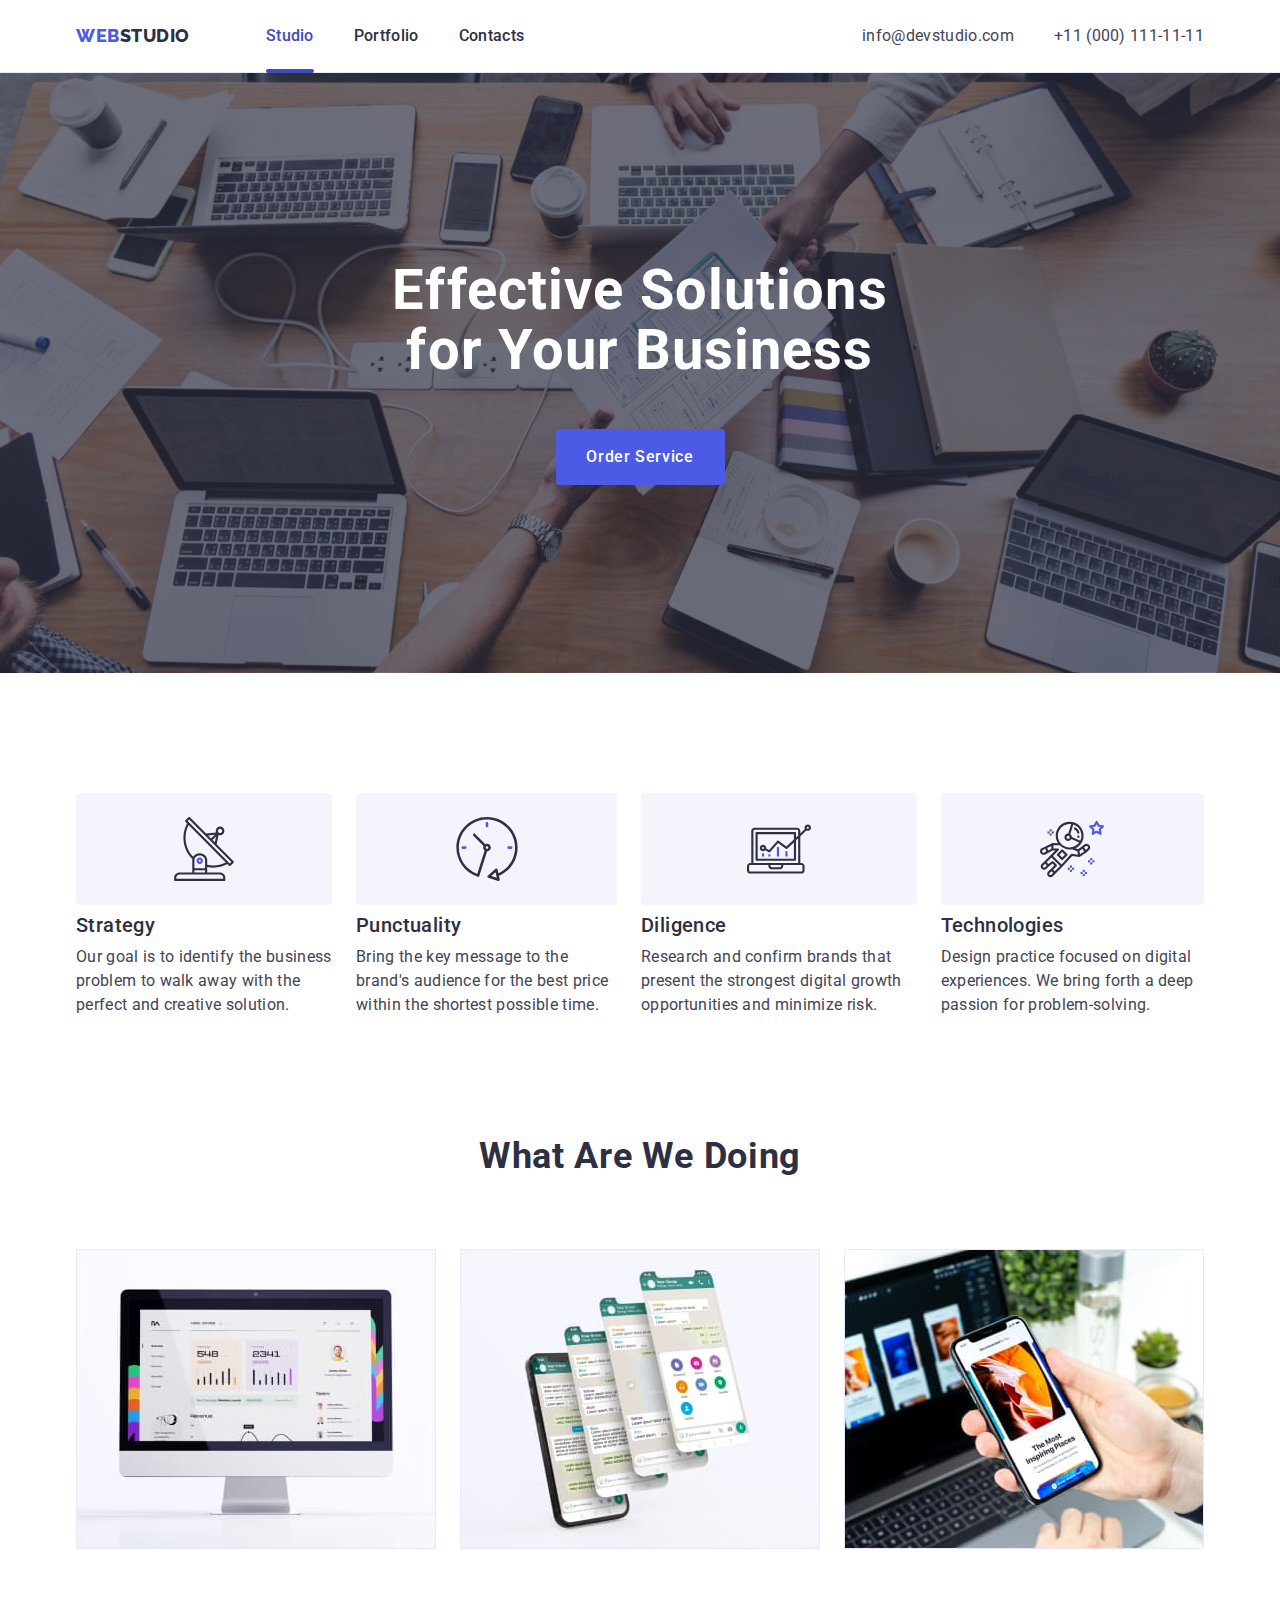
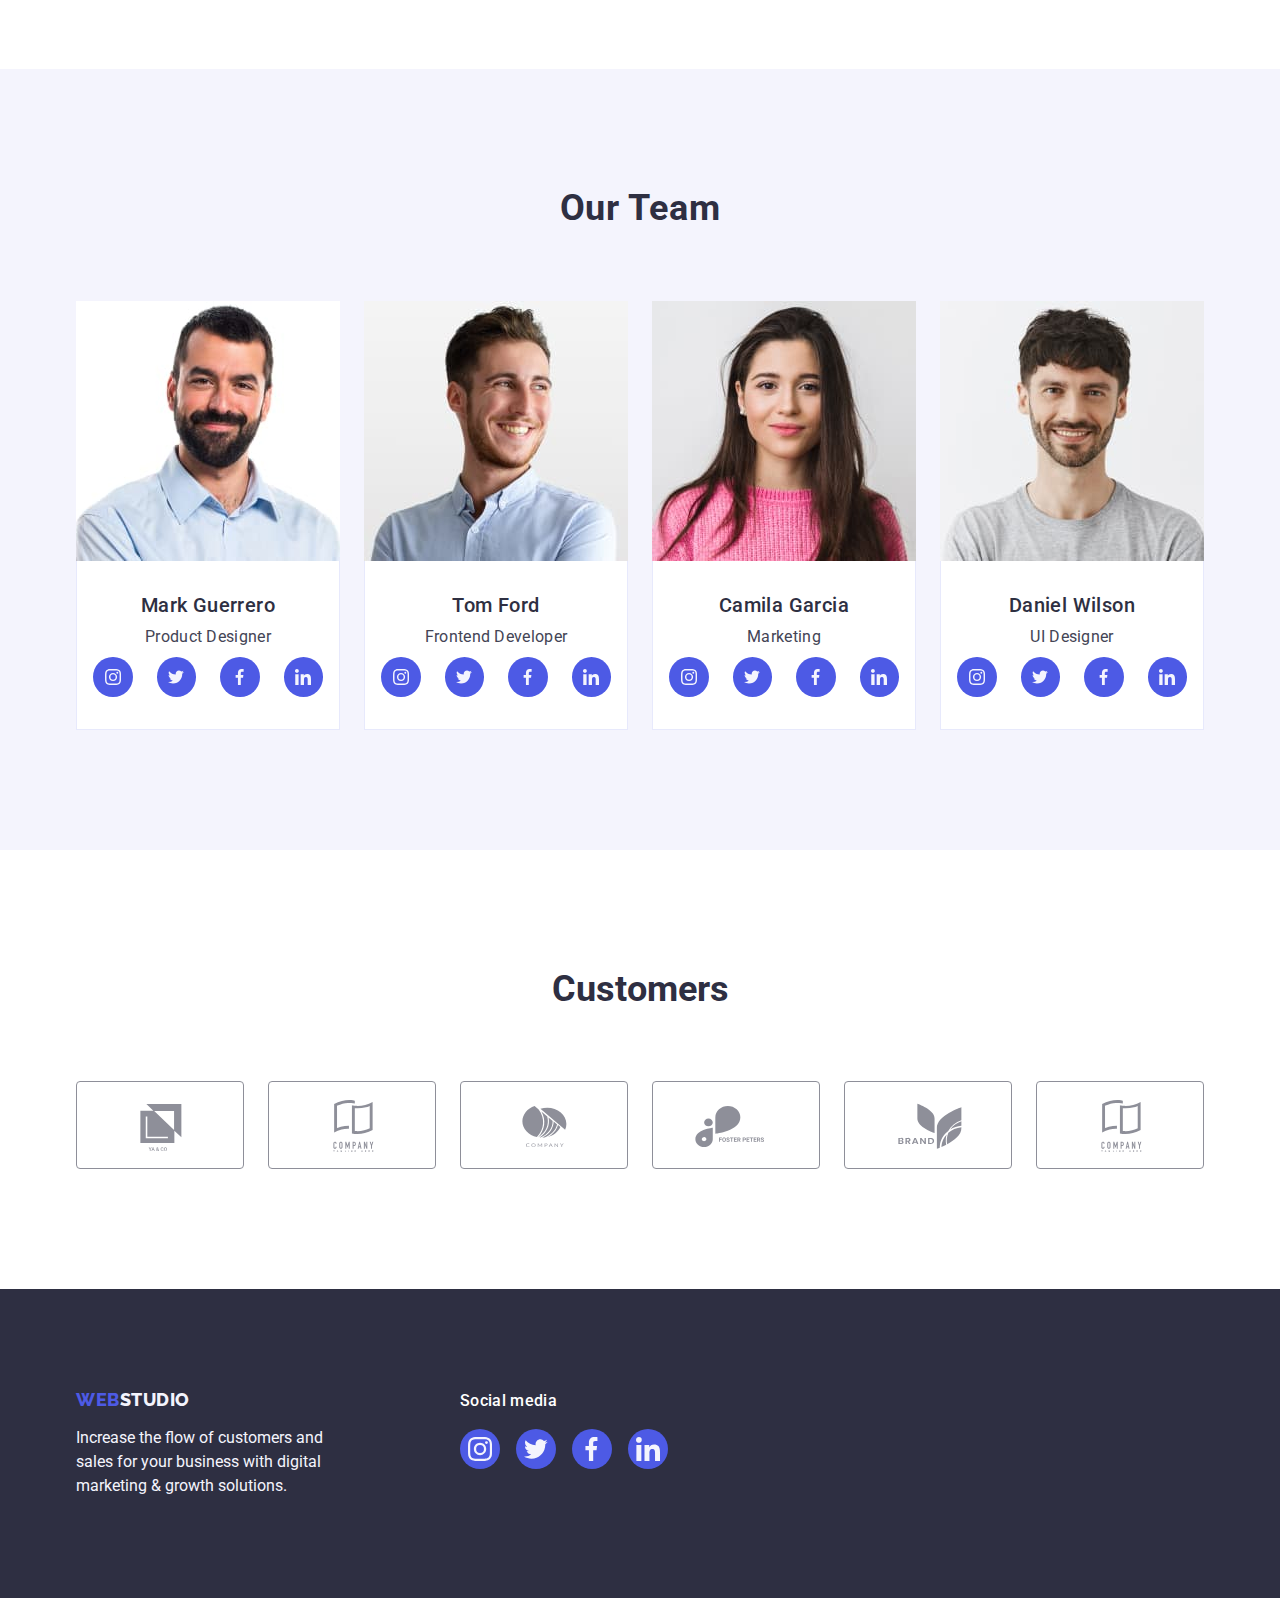
<file: index.html>
<!DOCTYPE html>
<html lang="en">
  <head>
    <meta charset="UTF-8" />
    <meta http-equiv="X-UA-Compatible" content="IE=edge" />
    <meta name="viewport" content="width=device-width, initial-scale=1.0" />
    <title>WebStudio</title>
    <link rel="preconnect" href="https://fonts.googleapis.com" />
    <link rel="preconnect" href="https://fonts.gstatic.com" crossorigin />
    <link
      href="https://fonts.googleapis.com/css2?family=Raleway:wght@800&family=Roboto:wght@400;500;700;900&display=swap"
      rel="stylesheet"
    />
    <link
      rel="stylesheet"
      href="https://cdnjs.cloudflare.com/ajax/libs/modern-normalize/1.0.0/modern-normalize.min.css"
    />
    <link rel="stylesheet" href="./css/styles.css" />
  </head>
  <body>
    <!-- header -->
    <header class="page-header">
      <div class="container">
        <nav class="page-nav">
          <a class="header-logo link" href="./index.html"
            >Web<span class="header-web-logo">Studio</span></a
          >
          <ul class="menu list">
            <li class="menu-item">
              <a class="menu-link link current" href="./index.html">Studio</a>
            </li>
            <li class="menu-item">
              <a class="menu-link link" href="./portfolio.html">Portfolio</a>
            </li>
            <li class="menu-item">
              <a class="menu-link link" href="">Contacts</a>
            </li>
          </ul>
        </nav>
        <address class="address">
          <ul class="address-list list">
            <li class="address-item">
              <a class="contact link" href="mailto:info@devstudio.com"
                >info@devstudio.com</a
              >
            </li>
            <li class="address-item">
              <a class="contact link" href="tel:+110001111111"
                >+11 (000) 111-11-11</a
              >
            </li>
          </ul>
        </address>
      </div>
    </header>
    <main>
      <!-- Hero -->
      <section class="hero section centered">
        <div class="container">
          <h1 class="hero-title centered">
            Effective Solutions for Your Business
          </h1>
          <button class="hero-btn centered" data-modal-open type="button">
            Order Service
          </button>
        </div>
      </section>
      <!--Features -->
      <section class="section">
        <div class="container">
          <h2 class="features visually-hidden">Features</h2>
          <ul class="features-list list">
            <li class="features-item">
              <div class="icon-box">
                <svg class="features-icon" width="64" height="64">
                  <use href="./images/icons.svg#icon-antenna"></use>
                </svg>
              </div>
              <h3 class="features-name">Strategy</h3>
              <p class="features-text">
                Our goal is to identify the business problem to walk away with
                the perfect and creative solution.
              </p>
            </li>
            <li class="features-item">
              <div class="icon-box">
                <svg class="features-icon" width="64" height="64">
                  <use href="./images/icons.svg#icon-clock"></use>
                </svg>
              </div>
              <h3 class="features-name">Punctuality</h3>
              <p class="features-text">
                Bring the key message to the brand's audience for the best price
                within the shortest possible time.
              </p>
            </li>
            <li class="features-item">
              <div class="icon-box">
                <svg class="features-icon" width="64" height="64">
                  <use href="./images/icons.svg#icon-diagram"></use>
                </svg>
              </div>
              <h3 class="features-name">Diligence</h3>
              <p class="features-text">
                Research and confirm brands that present the strongest digital
                growth opportunities and minimize risk.
              </p>
            </li>
            <li class="features-item">
              <div class="icon-box">
                <svg class="features-icon" width="64" height="64">
                  <use href="./images/icons.svg#icon-astronaut"></use>
                </svg>
              </div>
              <h3 class="features-name">Technologies</h3>
              <p class="features-text">
                Design practice focused on digital experiences. We bring forth a
                deep passion for problem-solving.
              </p>
            </li>
          </ul>
        </div>
      </section>
      <!-- Work options -->
      <section class="work section">
        <div class="container">
          <h2 class="option-name">What are we doing</h2>
          <ul class="options-list list">
            <li class="option-item">
              <img
                src="./images/desctop.jpg"
                alt="Monitor"
                width="360"
                height="300"
              />
            </li>
            <li class="option-item">
              <img
                src="./images/programs.jpg"
                alt="Desctop"
                width="360"
                height="300"
              />
            </li>
            <li class="option-item">
              <img
                src="./images/phone.jpg"
                alt="Phone"
                width="360"
                height="300"
              />
            </li>
          </ul>
        </div>
      </section>
      <!-- Team -->
      <section class="team section">
        <div class="container">
          <h2 class="team-title">Our Team</h2>
          <ul class="team-list list">
            <li class="team-item">
              <img
                src="./images/team/mark.jpg"
                alt="Photo Mark Guerrero"
                width="264"
                height="260"
              />
              <div class="info">
                <h3 class="surename">Mark Guerrero</h3>
                <p class="team-text">Product Designer</p>
                <ul class="social-link-list list">
                  <li class="social-link-item item">
                    <a class="link" href="">
                      <svg class="social-link" width="16" height="16">
                        <use href="./images/icons.svg#icon-instagram"></use>
                      </svg>
                    </a>
                  </li>
                  <li class="social-link-item item">
                    <a class="link" href="">
                      <svg class="social-link" width="16" height="16">
                        <use href="./images/icons.svg#icon-twitter"></use>
                      </svg>
                    </a>
                  </li>
                  <li class="social-link-item item">
                    <a class="link" href="">
                      <svg class="social-link" width="16" height="16">
                        <use href="./images/icons.svg#icon-facebook"></use>
                      </svg>
                    </a>
                  </li>
                  <li class="social-link-item item">
                    <a class="link" href="">
                      <svg class="social-link" width="16" height="16">
                        <use href="./images/icons.svg#icon-linkedin"></use>
                      </svg>
                    </a>
                  </li>
                </ul>
              </div>
            </li>
            <li class="team-item">
              <img
                src="./images/team/tom.jpg"
                alt="Photo Tom Ford"
                width="264"
                height="260"
              />

              <div class="info">
                <h3 class="surename">Tom Ford</h3>
                <p class="team-text">Frontend Developer</p>
                <ul class="social-link-list list">
                  <li class="social-link-item item">
                    <a class="link" href="">
                      <svg class="social-link" width="16" height="16">
                        <use href="./images/icons.svg#icon-instagram"></use>
                      </svg>
                    </a>
                  </li>
                  <li class="social-link-item item">
                    <a class="link" href="">
                      <svg class="social-link" width="16" height="16">
                        <use href="./images/icons.svg#icon-twitter"></use>
                      </svg>
                    </a>
                  </li>
                  <li class="social-link-item item">
                    <a class="link" href="">
                      <svg class="social-link" width="16" height="16">
                        <use href="./images/icons.svg#icon-facebook"></use>
                      </svg>
                    </a>
                  </li>
                  <li class="social-link-item item">
                    <a class="link" href="">
                      <svg class="social-link" width="16" height="16">
                        <use href="./images/icons.svg#icon-linkedin"></use>
                      </svg>
                    </a>
                  </li>
                </ul>
              </div>
            </li>
            <li class="team-item">
              <img
                src="./images/team/camila.jpg"
                alt="Photo Camila Garcia"
                width="264"
                height="260"
              />

              <div class="info">
                <h3 class="surename">Camila Garcia</h3>
                <p class="team-text">Marketing</p>
                <ul class="social-link-list list">
                  <li class="social-link-item item">
                    <a class="link" href="">
                      <svg class="social-link" width="16" height="16">
                        <use href="./images/icons.svg#icon-instagram"></use>
                      </svg>
                    </a>
                  </li>
                  <li class="social-link-item item">
                    <a class="link" href="">
                      <svg class="social-link" width="16" height="16">
                        <use href="./images/icons.svg#icon-twitter"></use>
                      </svg>
                    </a>
                  </li>
                  <li class="social-link-item item">
                    <a class="link" href="">
                      <svg class="social-link" width="16" height="16">
                        <use href="./images/icons.svg#icon-facebook"></use>
                      </svg>
                    </a>
                  </li>
                  <li class="social-link-item item">
                    <a class="link" href="">
                      <svg class="social-link" width="16" height="16">
                        <use href="./images/icons.svg#icon-linkedin"></use>
                      </svg>
                    </a>
                  </li>
                </ul>
              </div>
            </li>
            <li class="team-item">
              <img
                src="./images/team/deniel.jpg"
                alt="Photo Daniel Wilson"
                width="264"
                height="260"
              />

              <div class="info">
                <h3 class="surename">Daniel Wilson</h3>
                <p class="team-text">UI Designer</p>
                <ul class="social-link-list list">
                  <li class="social-link-item item">
                    <a class="link" href="">
                      <svg class="social-link" width="16" height="16">
                        <use href="./images/icons.svg#icon-instagram"></use>
                      </svg>
                    </a>
                  </li>
                  <li class="social-link-item item">
                    <a class="link" href="">
                      <svg class="social-link" width="16" height="16">
                        <use href="./images/icons.svg#icon-twitter"></use>
                      </svg>
                    </a>
                  </li>
                  <li class="social-link-item item">
                    <a class="link" href="">
                      <svg class="social-link" width="16" height="16">
                        <use href="./images/icons.svg#icon-facebook"></use>
                      </svg>
                    </a>
                  </li>
                  <li class="social-link-item item">
                    <a class="link" href="">
                      <svg class="social-link" width="16" height="16">
                        <use href="./images/icons.svg#icon-linkedin"></use>
                      </svg>
                    </a>
                  </li>
                </ul>
              </div>
            </li>
          </ul>
        </div>
      </section>
      <!-- Customers -->
      <section class="customers section">
        <div class="container">
          <h2 class="customers-title">Customers</h2>
          <ul class="customers-list list">
            <li class="customers-item item">
              <a class="customers-link link" href="">
                <svg class="customers-icon" width="104" height="56">
                  <use href="./images/icons.svg#icon-ya-co"></use>
                </svg>
              </a>
            </li>
            <li class="customers-item item">
              <a class="customers-link link" href="">
                <svg class="customers-icon" width="104" height="56">
                  <use href="./images/icons.svg#icon-company-tagline"></use>
                </svg>
              </a>
            </li>
            <li class="customers-item item">
              <a class="customers-link link" href="">
                <svg class="customers-icon" width="104" height="56">
                  <use href="./images/icons.svg#icon-company"></use>
                </svg>
              </a>
            </li>
            <li class="customers-item item">
              <a class="customers-link link" href="">
                <svg class="customers-icon" width="104" height="56">
                  <use href="./images/icons.svg#icon-foster-peters"></use>
                </svg>
              </a>
            </li>
            <li class="customers-item item">
              <a class="customers-link link" href="">
                <svg class="customers-icon" width="104" height="56">
                  <use href="./images/icons.svg#icon-brand"></use>
                </svg>
              </a>
            </li>
            <li class="customers-item item">
              <a class="customers-link link" href="">
                <svg class="customers-icon" width="104" height="56">
                  <use href="./images/icons.svg#icon-company-tagline"></use>
                </svg>
              </a>
            </li>
          </ul>
        </div>
      </section>
    </main>
    <!-- Footer -->
    <footer class="footer">
      <div class="container">
        <div class="footer-box">
          <a href="./index.html" class="footer-logo link"
            >Web<span class="footer-web-logo">Studio</span></a
          >
          <p class="footer-text">
            Increase the flow of customers and <br />
            sales for your business with digital <br />
            marketing & growth solutions.
          </p>
        </div>
        <div class="social-media">
          <p class="social-media-text">Social media</p>
          <ul class="social-link-list footer-link list">
            <li class="social-link-item footer-link-item item">
              <a class="link" href="">
                <svg class="social-link" width="24" height="24">
                  <use href="./images/icons.svg#icon-instagram"></use>
                </svg>
              </a>
            </li>
            <li class="social-link-item footer-link-item item">
              <a class="link" href="">
                <svg class="social-link" width="24" height="24">
                  <use href="./images/icons.svg#icon-twitter"></use>
                </svg>
              </a>
            </li>
            <li class="social-link-item footer-link-item item">
              <a class="link" href="">
                <svg class="social-link" width="24" height="24">
                  <use href="./images/icons.svg#icon-facebook"></use>
                </svg>
              </a>
            </li>
            <li class="social-link-item footer-link-item item">
              <a class="link" href="">
                <svg class="social-link" width="24" height="24">
                  <use href="./images/icons.svg#icon-linkedin"></use>
                </svg>
              </a>
            </li>
          </ul>
        </div>
      </div>
    </footer>
    <div class="backdrop is-hidden" data-modal>
      <div class="modal">
        <button class="modal-close-btn" data-modal-close type="button">
          <svg class="close-btn" width="8" height="8">
            <use href="./images/icons.svg#icon-close-black-18dp"></use>
          </svg>
        </button>
      </div>
    </div>
    <script src="./js/modal.js"></script>
  </body>
</html>
</file>
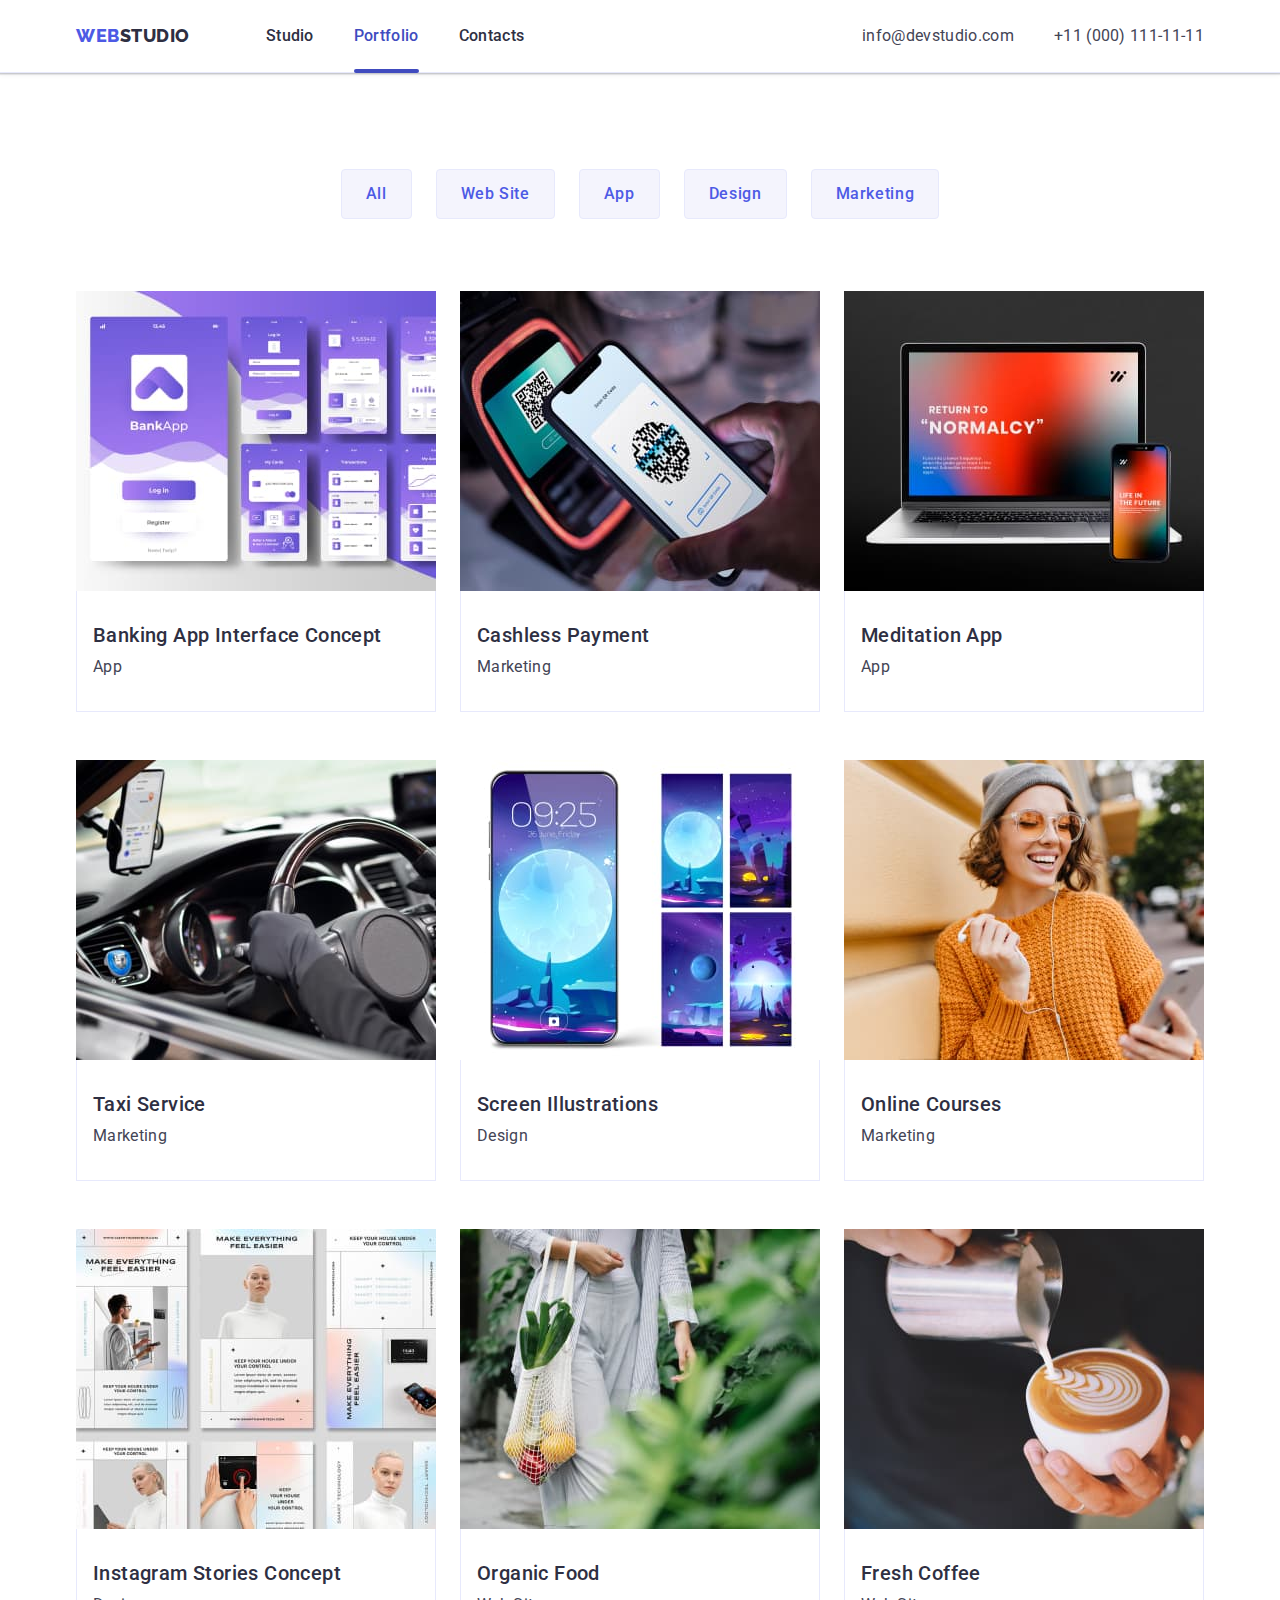
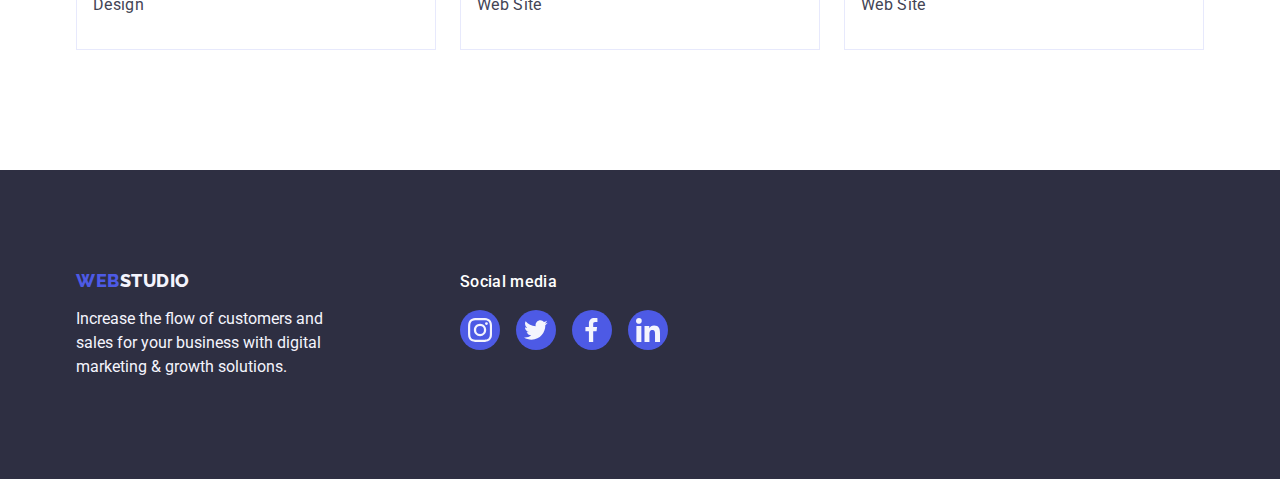
<file: portfolio.html>
<!DOCTYPE html>
<html lang="en">
  <head>
    <meta charset="UTF-8" />
    <meta http-equiv="X-UA-Compatible" content="IE=edge" />
    <meta name="viewport" content="width=device-width, initial-scale=1.0" />
    <title>Portfolio</title>
    <link rel="preconnect" href="https://fonts.googleapis.com" />
    <link rel="preconnect" href="https://fonts.gstatic.com" crossorigin />
    <link
      href="https://fonts.googleapis.com/css2?family=Raleway:wght@800&family=Roboto:wght@400;500;700;900&display=swap"
      rel="stylesheet"
    />
    <link
      rel="stylesheet"
      href="https://cdnjs.cloudflare.com/ajax/libs/modern-normalize/1.0.0/modern-normalize.min.css"
    />
    <link rel="stylesheet" href="./css/styles.css" />
  </head>
  <body>
    <header class="page-header">
      <div class="container">
        <nav class="page-nav">
          <a class="header-logo link" href="./index.html"
            >Web<span class="header-web-logo">Studio</span></a
          >
          <ul class="menu list">
            <li class="menu-item">
              <a class="menu-link link" href="./index.html">Studio</a>
            </li>
            <li class="menu-item">
              <a class="menu-link link current" href="./portfolio.html"
                >Portfolio</a
              >
            </li>
            <li class="menu-item">
              <a class="menu-link link" href="">Contacts</a>
            </li>
          </ul>
        </nav>
        <address class="address">
          <ul class="address-list list">
            <li class="address-item">
              <a class="contact link" href="mailto:info@devstudio.com"
                >info@devstudio.com</a
              >
            </li>
            <li class="address-item">
              <a class="contact link" href="tel:+110001111111"
                >+11 (000) 111-11-11</a
              >
            </li>
          </ul>
        </address>
      </div>
    </header>
    <main>
      <!--Filters -->
      <section class="filters section">
        <div class="container">
          <h1 class="visually-hidden">Filters</h1>
          <ul class="btn-filters-list list">
            <li class="btn-filters-item">
              <button class="filters-btn" type="button">All</button>
            </li>
            <li class="btn-filters-item">
              <button class="filters-btn" type="button">Web Site</button>
            </li>
            <li class="btn-filters-item">
              <button class="filters-btn" type="button">App</button>
            </li>
            <li class="btn-filters-item">
              <button class="filters-btn" type="button">Design</button>
            </li>
            <li class="btn-filters-item">
              <button class="filters-btn" type="button">Marketing</button>
            </li>
          </ul>
          <ul class="filters-list list">
            <li class="filters-item">
              <a class="link" href="">
                <div class="box-img">
                  <div class="overflow-box">
                    <p class="overflow-text">
                      14 Stylish and User-Friendly App Design Concepts · Task
                      Manager App · Calorie Tracker App · Exotic Fruit Ecommerce
                      App · Cloud Storage App
                    </p>
                  </div>
                  <img
                    class="filters-img"
                    src="./images/banking-app.jpg"
                    alt="Banking App"
                    width="360"
                    height="300"
                  />
                </div>
                <div class="info">
                  <h2 class="filters-text">Banking App Interface Concept</h2>
                  <p class="filters-name">App</p>
                </div>
              </a>
            </li>
            <li class="filters-item">
              <a class="link" href="">
                <div class="box-img">
                  <img
                    class="filters-img"
                    src="./images/cashless-payment.jpg"
                    alt="Cashless Payment"
                    width="360"
                    height="300"
                  />
                  <div class="overflow-box">
                    <p class="overflow-text">
                      14 Stylish and User-Friendly App Design Concepts · Task
                      Manager App · Calorie Tracker App · Exotic Fruit Ecommerce
                      App · Cloud Storage App
                    </p>
                  </div>
                </div>

                <div class="info">
                  <h2 class="filters-text">Cashless Payment</h2>
                  <p class="filters-name">Marketing</p>
                </div>
              </a>
            </li>
            <li class="filters-item">
              <a class="link" href="">
                <div class="box-img">
                  <img
                    class="filters-img"
                    src="./images/meditation-app.jpg"
                    alt="Meditation App"
                    width="360"
                    height="300"
                  />
                  <div class="overflow-box">
                    <p class="overflow-text">
                      14 Stylish and User-Friendly App Design Concepts · Task
                      Manager App · Calorie Tracker App · Exotic Fruit Ecommerce
                      App · Cloud Storage App
                    </p>
                  </div>
                </div>

                <div class="info">
                  <h2 class="filters-text">Meditation App</h2>
                  <p class="filters-name">App</p>
                </div>
              </a>
            </li>
            <li class="filters-item">
              <a class="link" href="">
                <div class="box-img">
                  <img
                    class="filters-img"
                    src="./images/taxi-service.jpg"
                    alt="Taxi Service"
                    width="360"
                    height="300"
                  />
                  <div class="overflow-box">
                    <p class="overflow-text">
                      14 Stylish and User-Friendly App Design Concepts · Task
                      Manager App · Calorie Tracker App · Exotic Fruit Ecommerce
                      App · Cloud Storage App
                    </p>
                  </div>
                </div>

                <div class="info">
                  <h2 class="filters-text">Taxi Service</h2>
                  <p class="filters-name">Marketing</p>
                </div>
              </a>
            </li>
            <li class="filters-item">
              <a class="link" href="">
                <div class="box-img">
                  <img
                    class="filters-img"
                    src="./images/screen-illustrations.jpg"
                    alt="Screen Illustrations"
                    width="360"
                    height="300"
                  />
                  <div class="overflow-box">
                    <p class="overflow-text">
                      14 Stylish and User-Friendly App Design Concepts · Task
                      Manager App · Calorie Tracker App · Exotic Fruit Ecommerce
                      App · Cloud Storage App
                    </p>
                  </div>
                </div>

                <div class="info">
                  <h2 class="filters-text">Screen Illustrations</h2>
                  <p class="filters-name">Design</p>
                </div>
              </a>
            </li>
            <li class="filters-item">
              <a class="link" href="">
                <div class="box-img">
                  <img
                    class="filters-img"
                    src="./images/online-courses.jpg"
                    alt="Online Courses"
                    width="360"
                    height="300"
                  />
                  <div class="overflow-box">
                    <p class="overflow-text">
                      14 Stylish and User-Friendly App Design Concepts · Task
                      Manager App · Calorie Tracker App · Exotic Fruit Ecommerce
                      App · Cloud Storage App
                    </p>
                  </div>
                </div>

                <div class="info">
                  <h2 class="filters-text">Online Courses</h2>
                  <p class="filters-name">Marketing</p>
                </div>
              </a>
            </li>
            <li class="filters-item">
              <a class="link" href="">
                <div class="box-img">
                  <img
                    class="filters-img"
                    src="./images/instagram-stories.jpg"
                    alt="Instagram Stories"
                    width="360"
                    height="300"
                  />
                  <div class="overflow-box">
                    <p class="overflow-text">
                      14 Stylish and User-Friendly App Design Concepts · Task
                      Manager App · Calorie Tracker App · Exotic Fruit Ecommerce
                      App · Cloud Storage App
                    </p>
                  </div>
                </div>

                <div class="info">
                  <h2 class="filters-text">Instagram Stories Concept</h2>
                  <p class="filters-name">Design</p>
                </div>
              </a>
            </li>
            <li class="filters-item">
              <a class="link" href="">
                <div class="box-img">
                  <img
                    class="filters-img"
                    src="./images/organic-food.jpg"
                    alt="Organic Food"
                    width="360"
                    height="300"
                  />
                  <div class="overflow-box">
                    <p class="overflow-text">
                      14 Stylish and User-Friendly App Design Concepts · Task
                      Manager App · Calorie Tracker App · Exotic Fruit Ecommerce
                      App · Cloud Storage App
                    </p>
                  </div>
                </div>

                <div class="info">
                  <h2 class="filters-text">Organic Food</h2>
                  <p class="filters-name">Web Site</p>
                </div>
              </a>
            </li>
            <li class="filters-item">
              <a class="link" href="">
                <div class="box-img">
                  <img
                    class="filters-img"
                    src="./images/fresh-coffee.jpg"
                    alt="Coffee"
                    width="360"
                    height="300"
                  />
                  <div class="overflow-box">
                    <p class="overflow-text">
                      14 Stylish and User-Friendly App Design Concepts · Task
                      Manager App · Calorie Tracker App · Exotic Fruit Ecommerce
                      App · Cloud Storage App
                    </p>
                  </div>
                </div>

                <div class="info">
                  <h2 class="filters-text">Fresh Coffee</h2>
                  <p class="filters-name">Web Site</p>
                </div>
              </a>
            </li>
          </ul>
        </div>
      </section>
    </main>
    <!-- footer -->
    <footer class="footer">
      <div class="container">
        <div class="footer-box">
          <a href="./index.html" class="footer-logo link"
            >Web<span class="footer-web-logo">Studio</span></a
          >
          <p class="footer-text">
            Increase the flow of customers and <br />
            sales for your business with digital <br />
            marketing & growth solutions.
          </p>
        </div>
        <div class="social-media">
          <p class="social-media-text">Social media</p>
          <ul class="social-link-list footer-link list">
            <li class="social-link-item footer-link-item item">
              <a class="link" href="">
                <svg class="social-link" width="24" height="24">
                  <use href="./images/icons.svg#icon-instagram"></use>
                </svg>
              </a>
            </li>
            <li class="social-link-item footer-link-item item">
              <a class="link" href="">
                <svg class="social-link" width="24" height="24">
                  <use href="./images/icons.svg#icon-twitter"></use>
                </svg>
              </a>
            </li>
            <li class="social-link-item footer-link-item item">
              <a class="link" href="">
                <svg class="social-link" width="24" height="24">
                  <use href="./images/icons.svg#icon-facebook"></use>
                </svg>
              </a>
            </li>
            <li class="social-link-item footer-link-item item">
              <a class="link" href="">
                <svg class="social-link" width="24" height="24">
                  <use href="./images/icons.svg#icon-linkedin"></use>
                </svg>
              </a>
            </li>
          </ul>
        </div>
      </div>
    </footer>
  </body>
</html>
</file>
<file: css/styles.css>
html {
    box-sizing: border-box;
}

*,
*::before,
*::after {
    box-sizing: inherit;
}

:root {
    /* colors */
    --primary-brand-clr: #4D5AE5;
    --primary-focus-hover-clr: #404BBF;
    --primary-bg-clr: #2E2F42B2;
    --primary-inverted-bg-clr: #FFFFFF;
    --success-clr: #31D0AA;
    --primary-text-clr: #434455;
    --primary-inverted-text-clr: #FFFFFF;
    --secondary--inverted-text-clr: #F4F4FD;
    --subtle-text-clr: #8E8F99;
    --accent-clr: #E7E9FC;
    /* sublate background */
    --lingt-bg-clr: #F4F4FD;
    /* light background */
    --modal-overlay-clr: #2E2F4266;
    --modal-bg-clr: #FCFCFC;
    --primary-text-dark-clr: #2E2F42;
    --footer-bg-clr: #2E2F42;
    /* fonts */
    --primary-font-size: 16px;
    --primary-line-height: 1.5;
    --primary-border-radius: 4px;
}

body {
    margin: 0;

    font-family: 'Roboto', sans-serif;
    font-style: normal;
    color: #434455;
    background-color: var(--primary-inverted-bg-clr);
}

h1,
h2,
h3,
h4,
h5,
h6,
p {
    margin-top: 0;
    margin-bottom: 0;
}

img {
    display: block;
}

/* utility */

.list {
    margin: 0;
    padding: 0;

    list-style: none;
}

.link {
    text-decoration: none;
}

.link:hover,
.link:focus {
    color: var(--primary-focus-hover-clr);
}

.container {
    margin-left: auto;
    margin-right: auto;
    width: 1158px;
    padding-left: 15px;
    padding-right: 15px;

    /* outline: 1px solid red; */
}

.section {
    padding-bottom: 120px;
    padding-top: 120px;
}

.centered {
    margin-left: auto;
    margin-right: auto;
}

.visually-hidden {
    position: absolute;
    width: 1px;
    height: 1px;
    margin: -1px;
    border: 0;
    padding: 0;
    white-space: nowrap;
    clip-path: inset(100%);
    clip: rect(0 0 0 0);
    overflow: hidden;
}

.social-link-item>.link{
    fill: var(--primary-brand-clr);
    background-color: var(--primary-brand-clr);

    transition: background-color 250ms cubic-bezier(0.4, 0, 0.2, 1);
}

.social-link-item>.link:hover,
.social-link-item>.link:focus {
    fill: currentColor;
    background-color: var(--primary-focus-hover-clr);
}

.social-link-item>.link>.social-link{
    /* fill: var(--secondary--inverted-text-clr); */
    color: inherit;

}

/* header */
.page-header {
    border-bottom: 1px solid var(--accent-clr);
    box-shadow: 0px 2px 1px rgba(46, 47, 66, 0.08),
        0px 1px 1px rgba(46, 47, 66, 0.16),
        0px 1px 6px rgba(46, 47, 66, 0.08);
}

.page-header .container {
    display: flex;
    align-items: center;
    width: 1158px;
}

.page-nav {
    display: flex;
    align-items: center;
}

.header-logo {
    display: block;
    align-content: center;
    margin-right: 76px;

    font-family: 'Raleway', sans-serif;
    font-weight: 800;
    font-size: 18px;
    line-height: 1.17;
    color: var(--primary-brand-clr);
    text-transform: uppercase;
    letter-spacing: 0.03em;
}

.header-web-logo {
    color: var(--primary-text-dark-clr);
}

.menu {
    display: flex;
    gap: 40px;
}

.menu-item {
    position: relative;

    display: block;
    /* margin-right: 40px; */
}

/* 
.menu-item:not(:last-child){
    margin-right: 40px;
} */

.menu-link {
    padding-top: 24px;
    padding-bottom: 24px;

    font-family: 'Roboto';
    font-size: 16px;
    line-height: 1.5;
    color: var(--primary-text-dark-clr);
    font-weight: 500;
    letter-spacing: 0.02em;

    transition: color 250ms cubic-bezier(0.4, 0, 0.2, 1);
}

.menu-link:hover,
.menu-link:focus {
    color: var(--primary-focus-hover-clr);
}

.menu-link::after {
    position: absolute;
    top: 45px;
    left: 0;

    opacity: 0;

    content: '';
    width: 100%;
    height: 4px;

    border-radius: 2px;

    transition: background-color 250ms cubic-bezier(0.4, 0, 0.2, 1), 
    opacity 250ms cubic-bezier(0.4, 0, 0.2, 1);
}

.menu-link:hover::after,
.menu-link:focus::after {
    background-color: var(--primary-focus-hover-clr);
    opacity: 1;
}

.current{
    color: var(--primary-focus-hover-clr);
}

.current::after {
    display: block;
    position: absolute;
    top: 45px;
    left: 0;

    opacity: 1;

    content: '';
    width: 100%;
    height: 4px;

    background-color: var(--primary-focus-hover-clr);
    border-radius: 2px;

}


.address {
    margin-left: auto;

    font-style: normal;
}

.address-list {
    display: flex;
    gap: 40px;
}

.address-item {
    padding-top: 24px;
    padding-bottom: 24px;
}

/* 
.address-item:not(:last-child){
    margin-right: 40px;
} */

.contact {
    color: var(--primary-text-clr);
    font-family: 'Roboto';
    font-style: normal;
    font-weight: 400;
    font-size: 16px;
    line-height: 1.5;
    letter-spacing: 0.02em;

    transition: color 250ms cubic-bezier(0.4, 0, 0.2, 1);
}

.contact:hover,
.contact:focus {
    color: var(--primary-focus-hover-clr);
}

/* Footer */
.footer {
    padding-top: 100px;
    padding-bottom: 100px;

    background-color: var(--footer-bg-clr);
}

.footer>.container {
    display: flex;
    align-items: baseline;
}

.footer-logo {
    margin-bottom: 16px;
    display: inline-block;
    align-content: center;

    font-family: 'Raleway', sans-serif;
    font-weight: 800;
    font-size: 18px;
    line-height: 1.17;
    letter-spacing: 0.03em;

    color: var(--primary-brand-clr);
    text-transform: uppercase;
}

.footer-web-logo {
    color: var(--secondary--inverted-text-clr);
}

.footer-text {
    width: 264px;

    font-family: 'Roboto';
    font-size: 16px;
    line-height: 1.5;

    color: var(--secondary--inverted-text-clr);
    background: var(--primary-text-dark-clr);
}

.social-media{
    margin-left: 120px;
}

.social-media-text {
    margin-bottom: 16px;

    font-weight: 500;
    font-size: var(--primary-font-size);
    line-height: var(--primary-line-height);
    letter-spacing: 0.02em;

    color: var(--primary-inverted-text-clr);
}

.social-link-list.footer-link {
    gap: 16px;
}

.social-link-item.footer-link-item>.link:hover,
.social-link-item.footer-link-item>.link:focus {
    fill: var(--success-clr);
    background-color: var(--success-clr);
}



/* Hero */
.hero {
    padding-top: 188px;
    padding-bottom: 188px;
}

.hero {
    background-image: linear-gradient(rgba(46, 47, 66, 0.7), rgba(46, 47, 66, 0.7)),
        url('./../images/people-office.jpg');
    background-repeat: no-repeat;
    background-position: center;
    background-size: cover;

    max-width: 1440px;
}

.hero-title {
    max-width: 496px;
    margin-bottom: 48px;

    font-family: 'Roboto';
    font-weight: 700;
    font-size: 56px;
    line-height: 1.07;
    text-align: center;
    letter-spacing: 0.02em;

    color: var(--primary-inverted-text-clr);
}

.hero-btn {
    display: block;
    min-width: 169px;
    height: 56px;

    font-family: 'Roboto', sans-serif;
    font-weight: 500;
    font-size: 16px;
    line-height: 1.5;
    letter-spacing: 0.04em;


    color: var(--primary-inverted-text-clr);
    background: var(--primary-brand-clr);
    border-radius: 4px;
    cursor: pointer;
    border: none;

    transition: background 250ms cubic-bezier(0.4, 0, 0.2, 1);
}

.hero-btn:hover,
.hero-btn:focus {
    background: var(--primary-focus-hover-clr);
}


/* Features */

/* .features{} */

.features-list {
    display: flex;
    gap: 24px;
}

.features-item {
    width: calc((100%-72px)/4);
}

.icon-box {
    margin-bottom: 8px;

    display: flex;
    align-items: center;
    justify-content: center;
    height: 112px;

    border-radius: var(--primary-border-radius);

    background-color: var(--lingt-bg-clr);
}

.features-icon {}

.features-name {
    margin-bottom: 8px;

    font-family: 'Roboto';
    font-weight: 500;
    font-size: 20px;
    line-height: 1.2;
    letter-spacing: 0.02em;
    color: var(--primary-text-dark-clr);
}

.features-text {
    font-family: 'Roboto';
    font-size: 16px;
    line-height: 1.5;
    letter-spacing: 0.02em;
    color: var(--primary-text-clr);
}

/* Work options */

.work{
    padding-top: 0;
}

.option-name {
    margin-bottom: 72px;

    font-family: 'Roboto';
    font-weight: 700;
    font-size: 36px;
    line-height: 1.11;
    text-align: center;
    letter-spacing: 0.02em;
    text-transform: capitalize;

    color: var(--primary-text-dark-clr);
}

.options-list {
    display: flex;
    gap: 24px;
}

.option-item {
    width: calc((100% - 48px) / 3);
}

.option-item>img {
    margin-left: auto;
    margin-right: auto;
}


/* Team */
.team {
    padding-top: 120px;

    background-color: var(--lingt-bg-clr);
}

.team-title {
    margin-bottom: 72px;

    font-family: 'Roboto';
    font-weight: 700;
    font-size: 36px;
    line-height: 1.11;
    text-align: center;
    letter-spacing: 0.02em;
    text-transform: capitalize;
    color: var(--primary-text-dark-clr);
}

.team-list {
    display: flex;
    gap: 24px;
}

.team-item {
    width: 264px;

    border-radius: 0px 0px var(--primary-border-radius) var(--primary-border-radius);

    background: var(--primary-inverted-bg-clr);

    transition: box-shadow 250ms cubic-bezier(0.4, 0, 0.2, 1);
}

.team-item:hover, .team-item:focus{
    box-shadow: 0 2px 1px rgba(46, 47, 66, 0.08),
        0 1px 1px rgba(46, 47, 66, 0.16),
        0 1px 6px rgba(46, 47, 66, 0.08);
}

.info {
    padding-top: 32px;
    padding-bottom: 32px;
    padding-left: 16px;
    padding-right: 16px;

    border: 1px solid var(--accent-clr);
    border-top: none;
}

.surename {
    margin-bottom: 8px;

    font-family: 'Roboto';
    font-weight: 500;
    font-size: 20px;
    line-height: 1.2;
    letter-spacing: 0.02em;
    text-align: center;

    color: var(--primary-text-dark-clr);
}

.team-text {
    margin-bottom: 8px;

    font-family: 'Roboto';
    font-weight: 400;
    font-size: 16px;
    line-height: 1.5;
    letter-spacing: 0.02em;
    text-align: center;
}

.social-link-list {
    display: flex;
    justify-content: center;
    gap: 24px;
}

.social-link-item {
    width: 40px;
    height: 40px;
}

/* .social-link-item:not(:last-child){
    margin-right: 24px;
} */

.social-link-item>.link {
    display: flex;
    width: 100%;
    height: 100%;
    border-radius: 50%;
    align-items: center;
    justify-content: center;
}


/* Customers */

.customers {}

.customers-title {
    margin-bottom: 72px;

    font-weight: 700;
    font-size: 36px;
    line-height: 1.1;
    text-align: center;

    color: var(--primary-text-dark-clr);
}

.customers-list {
    display: flex;
    gap: 24px;
}

.customers-item {
    width: calc((100% - 120px) / 6);
    height: 88px;
}

/* .customers-item:not(:last-child) {
    margin-right: 24px;
} */

.customers-link {
    display: flex;
    width: 100%;
    height: 100%;
    align-items: center;
    justify-content: center;

    color: var(--subtle-text-clr);

    border: 1px solid currentColor;
    border-radius: var(--primary-border-radius);

    transition: color 250ms cubic-bezier(0.4, 0, 0.2, 1), border-color 250ms cubic-bezier(0.4, 0, 0.2, 1);
}

.customers-link:hover,
.customers-link:focus {
    border-color: var(--primary-focus-hover-clr);
}

.customers-icon {
    fill: currentColor;
}


/* Portfolio page */
/* filters */

.filters.section {
    padding: 96px 0 120px;
}

.btn-filters-list {
    gap: 24px;
    margin-bottom: 72px;
    display: flex;
    justify-content: center;
}

.filters-btn {
    padding-top: 12px;
    padding-bottom: 12px;
    padding-left: 24px;
    padding-right: 24px;

    font-family: 'Roboto', sans-serif;
    font-weight: 500;
    font-size: var(--primary-font-size);
    line-height: var(--primary-line-height);
    letter-spacing: 0.04em;


    color: var(--primary-brand-clr);
    background: var(--lingt-bg-clr);
    cursor: pointer;
    border: 1px solid var(--accent-clr);
    border-radius: 4px;

    transition: border 250ms cubic-bezier(0.4, 0, 0.2, 1),
    box-shadow 250ms cubic-bezier(0.4, 0, 0.2, 1),
    background-color 250ms cubic-bezier(0.4, 0, 0.2, 1),
    color 250ms cubic-bezier(0.4, 0, 0.2, 1);
}

.filters-btn:hover,
.filters-btn:focus {
    box-shadow: 0px 3px 1px rgba(0, 0, 0, 0.1),
        0px 2px 1px rgba(0, 0, 0, 0.08),
        0px 2px 2px rgba(0, 0, 0, 0.12);

    border: 1px solid transparent;

    color: var(--primary-inverted-text-clr);
    background: var(--primary-focus-hover-clr);
}

/* 
.btn-filters-item:not(:last-child){
    margin-right: 24px;
} */

/* Filters list */

.filters-list {
    display: flex;
    flex-wrap: wrap;
    column-gap: 24px;
    row-gap: 48px;
    justify-content: center;
}


.filters-item {
    width: calc((100% - 48px) / 3);
}

.filters-item>.link {
    display: block;

    transition: box-shadow 250ms cubic-bezier(0.4, 0, 0.2, 1);
}

.filters-item>.link:hover,
.filters-item>.link:focus {
    box-shadow: 0px 1px 6px rgba(46, 47, 66, 0.08),
        0px 1px 1px rgba(46, 47, 66, 0.16),
        0px 2px 1px rgba(46, 47, 66, 0.08);
}

.box-img{
    position: relative;
    overflow: hidden;
}

.overflow-box{
    position: absolute;
    display: inline-block;
    content: '';
    width: 100%;
    height: 100%;
    top: 0;
    left: 0;

    transform: translateY(100%);
    
    background-color: var(--primary-brand-clr);

    transition: transform 250ms cubic-bezier(0.4, 0, 0.2, 1);
}

.overflow-text {
    padding: 40px 32px;
    
    font-weight: 400;
    font-size: var(--primary-font-size);
    line-height: var(--primary-line-height);
    letter-spacing: 0.02em;
    
    opacity: 0;
    
    color: var(--secondary--inverted-text-clr);
    
    transition: opacity 250ms cubic-bezier(0.4, 0, 0.2, 1) 200ms;
}

.link:hover .overflow-box,
.link:focus .overflow-box{
    transform: translateY(0);
}

.link:hover .overflow-text,
.link:focus .overflow-text{
    opacity: 1;
}


.filters-img {
    width: auto;
    margin-left: auto;
    margin-right: auto;
}

.filters-text {
    margin-bottom: 8px;

    font-family: 'Roboto';
    font-style: normal;
    font-weight: 500;
    font-size: 20px;
    line-height: 1.2;
    letter-spacing: 0.02em;

    color: var(--primary-text-dark-clr);
}

.filters-name {
    font-family: 'Roboto';
    font-weight: 400;
    font-size: var(--primary-font-size);
    line-height: var(--primary-line-height);
    letter-spacing: 0.02em;

    color: var(--primary-text-clr);
}


/* Modal window */

.backdrop{
    position: fixed;
    top: 0;
    left: 0;
    
    height: 100%;
    width: 100%;
    
    background-color: rgba(46, 47, 66, 0.5);
    
    opacity: 1;

    transition: visibility 250ms cubic-bezier(0.4, 0, 0.2, 1) 230ms,
    opacity 250ms cubic-bezier(0.4, 0, 0.2, 1) 230ms;
}

.backdrop.is-hidden{
    visibility: visible;
    opacity: 0;
    pointer-events: none;
}

.backdrop.is-hidden .modal{
    transform: translate(-50%, -50%) scale(0.9);
    
}

.modal{
    position: absolute;
    top: 50%;
    left: 50%;
    transform: scale(1) translate(-50%, -50%);

    width: 408px;
    height: 576px;


    background: var(--modal-bg-clr);
    box-shadow: 0px 1px 1px rgba(0, 0, 0, 0.14), 0px 1px 3px rgba(0, 0, 0, 0.12), 0px 2px 1px rgba(0, 0, 0, 0.2);
    border-radius: 4px;   

    transition: transform 250ms cubic-bezier(0.4, 0, 0.2, 1) 250ms;
}

.modal-close-btn{
    position: absolute;
    top: 24px;
    right: 24px;
    display: inline-flex;
    align-items: center;
    justify-content: center;
    cursor: pointer;

    width: 24px;
    height: 24px;

    background: var(--accent-clr);
    border: 1px solid rgba(0, 0, 0, 0.1);
    border-radius: 50%;

    transition: fill 250ms cubic-bezier(0.4, 0, 0.2, 1),
    background-color 250ms cubic-bezier(0.4, 0, 0.2, 1);
}

.modal-close-btn:hover, .modal-close-btn:focus{
    fill: var(--primary-inverted-text-clr);
    background-color: var(--primary-focus-hover-clr);
}
</file>
